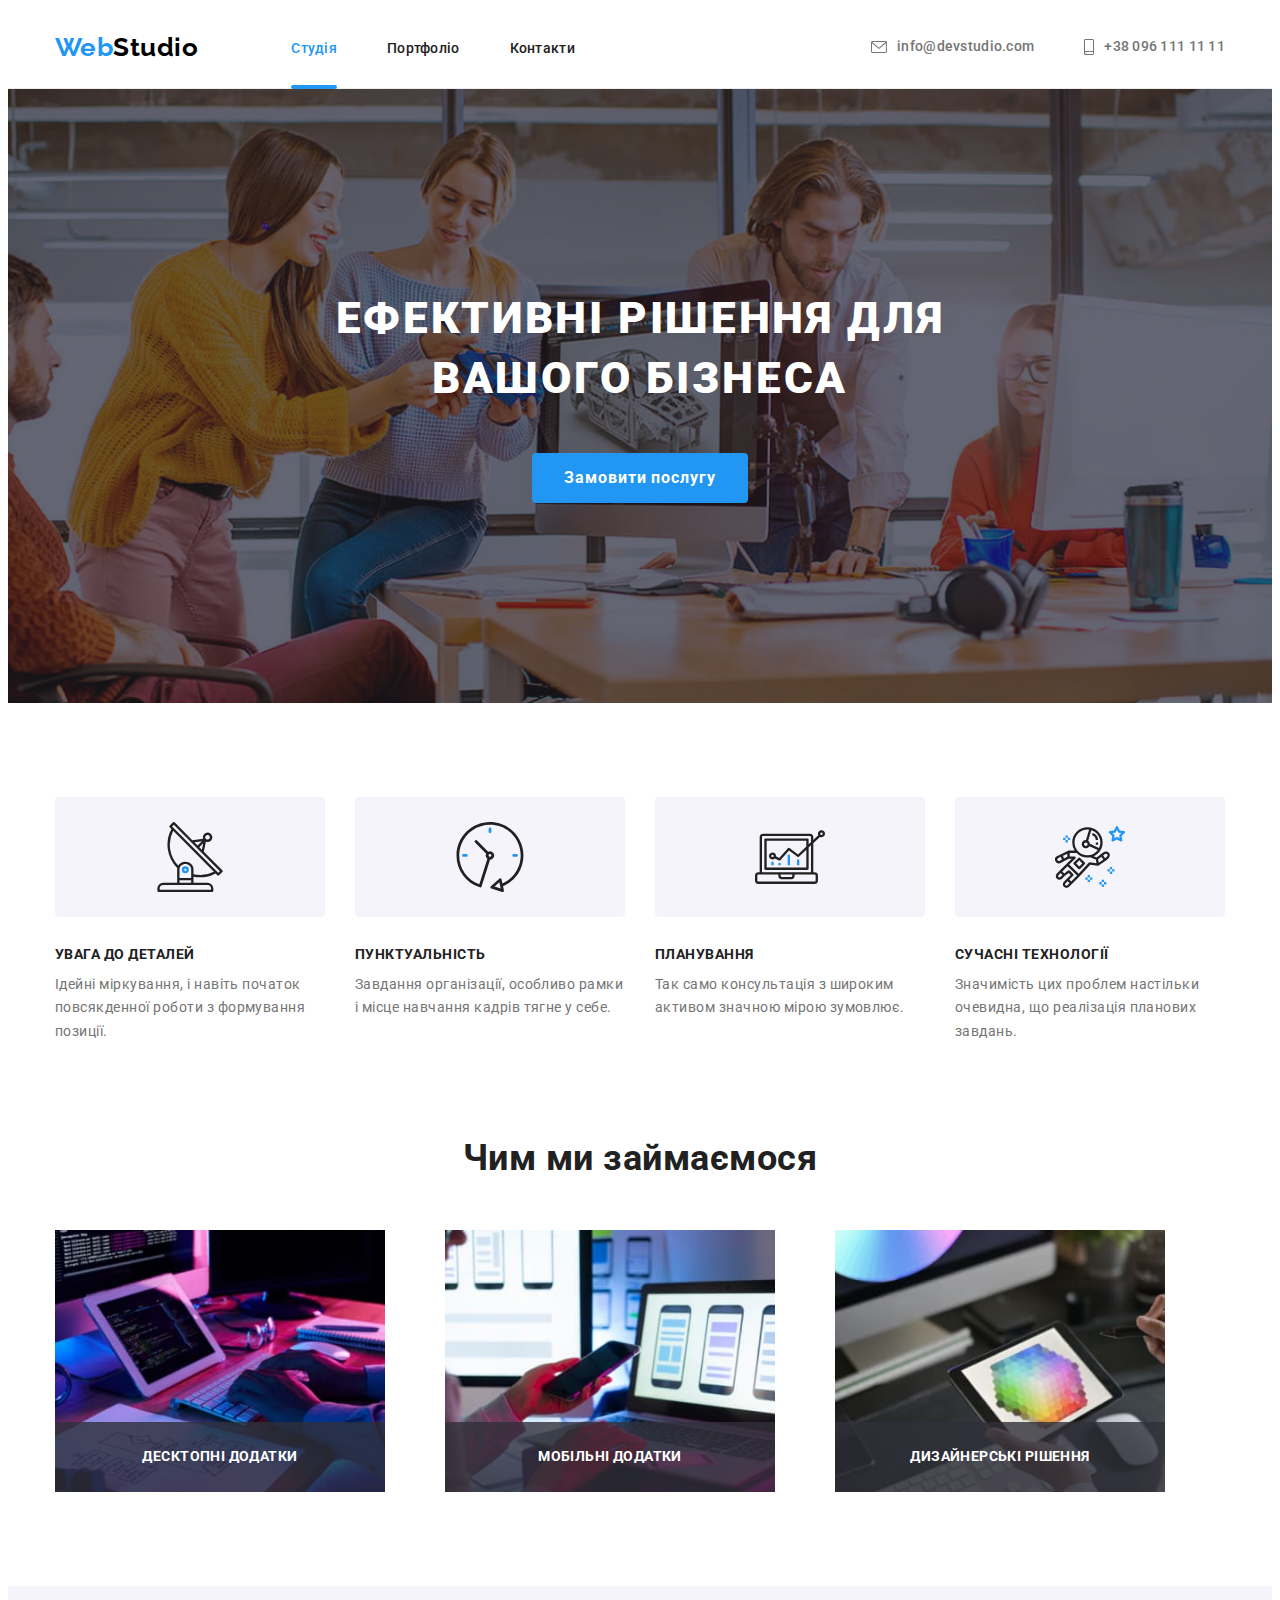
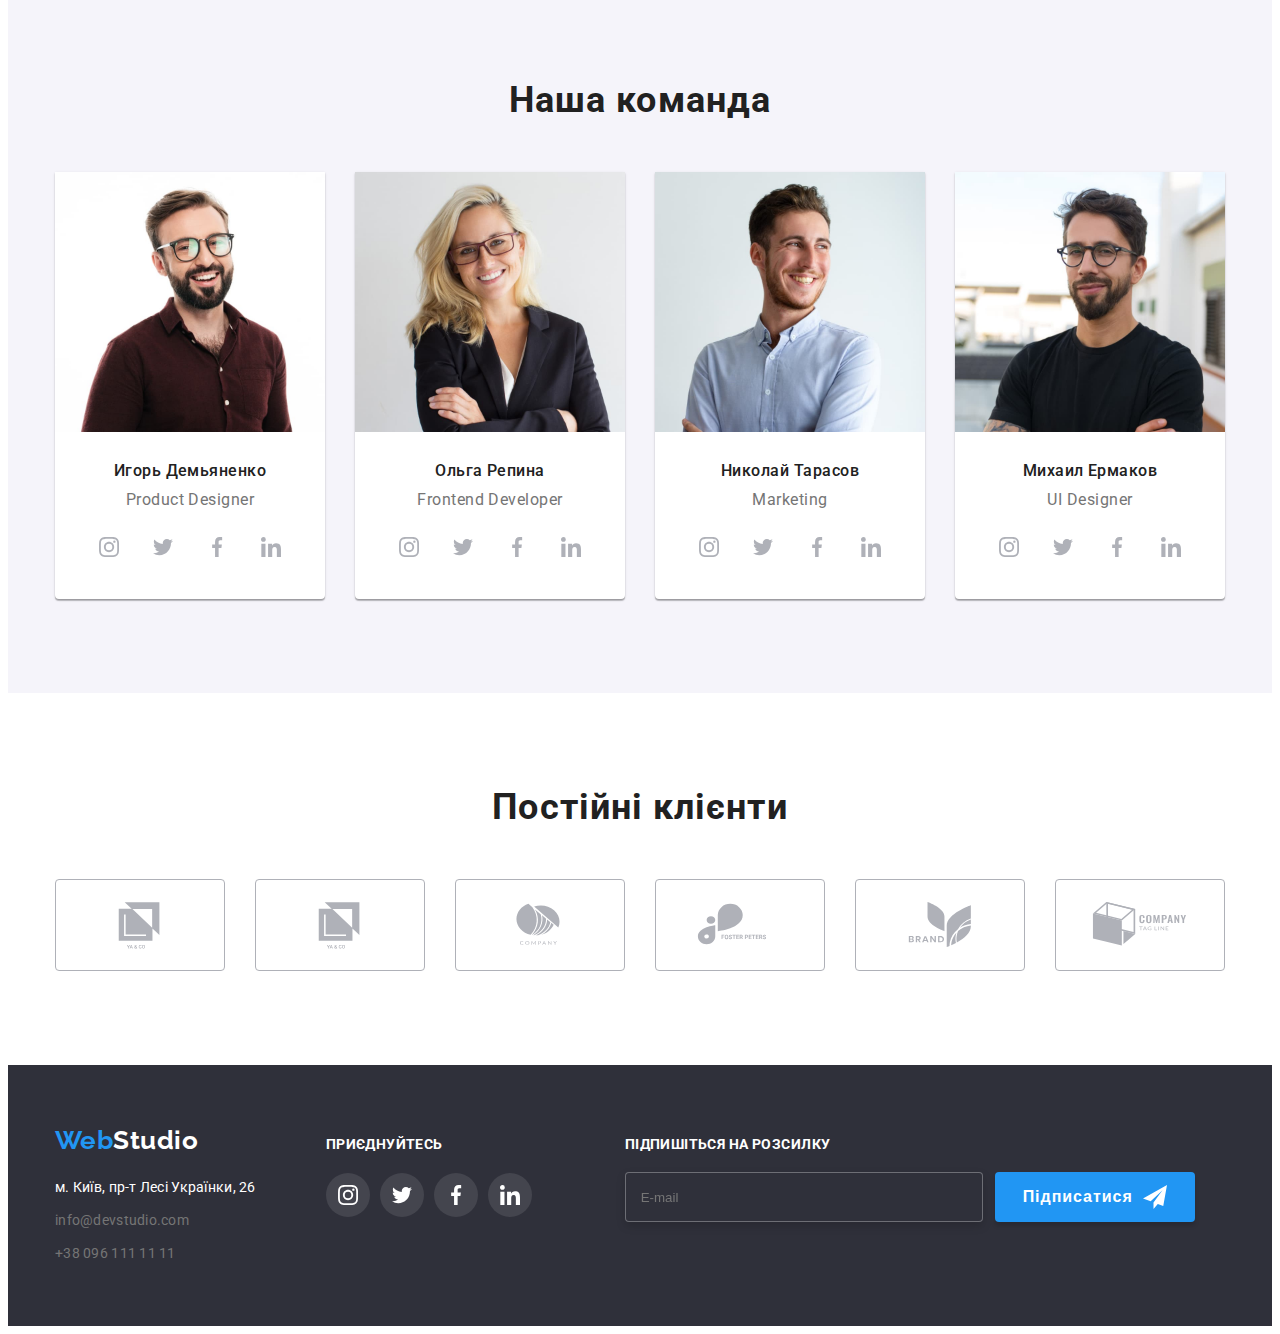
<file: index.html>
<!DOCTYPE html>
<html lang="uk">
<head>
    <meta charset="UTF-8">
    <meta http-equiv="X-UA-Compatible" content="IE=edge">
    <meta name="viewport" content="width=device-width, initial-scale=1.0">
    <title>WebStudio</title>
    <link rel="preconnect" href="https://fonts.googleapis.com">
    <link rel="preconnect" href="https://fonts.gstatic.com" crossorigin>
    <link href="https://fonts.googleapis.com/css2?family=Raleway:wght@700&family=Roboto:wght@400;500;700;900&display=swap" rel="stylesheet">
    <link
            rel="stylesheet"
            href="https://cdnjs.cloudflare.com/ajax/libs/modern-normalize/1.1.0/modern-normalize.min.css"
            integrity="sha512-wpPYUAdjBVSE4KJnH1VR1HeZfpl1ub8YT/NKx4PuQ5NmX2tKuGu6U/JRp5y+Y8XG2tV+wKQpNHVUX03MfMFn9Q=="
            crossorigin="anonymous"
            referrerpolicy="no-referrer"
        />
    <link rel="stylesheet" href="./css/styles.css">
</head>
<body>
    <header class="header">
        <div class="container header-container">
            <nav class="header-container">
                <a class="link header-logo" href="./index.html"> <span class="logo logo-font">Web</span><span class="logo1 logo-font">Studio</span></a>
                <ul class="list header-list">
                    <li><a class="navigation-header current link" href="./index.html">Студія</a></li>
                    <li><a class="navigation-header link" href="./portfolio.html">Портфоліо</a></li>
                    <li><a class="navigation-header link" href="">Контакти</a></li>
    
                </ul> 
            </nav>
            <ul class="list header-connect ">
                <li class="navigation-header">
                    

                        
                    <a class="navigation contact-color footer-img-a footer-img link" href="mailto:info@devstudio.com"><svg class="navigation-header-img" width="16" height="12">
                        <use class="" href="./img/lessons4/symbol-defs.svg#icon-envelope-hover-2"></use>
                        </svg>info@devstudio.com</a>
                    
                </li>
                
                <li class="navigation-header">
                    
                    <a class="navigation contact-color footer-img-a  link" href="tel:+380961111111"><svg class="navigation-header-img" width="10" height="16">
                        <use href="./img/lessons4/symbol-defs.svg#icon-smartphone-1"></use>
                        </svg>+38 096 111 11 11</a>
                
                </li>
            </ul>
        </div>
        
    </header>

    <main>
        <section class="hero">
            <div class="container">
                <h1 class="hero-title hero-text">ЕФЕКТИВНІ РІШЕННЯ ДЛЯ ВАШОГО БІЗНЕСА</h1>
                <button class="hero-title-btn" type="button" data-modal-open>Замовити послугу</button> 
            </div>   
        </section>

        <section class="section-benefits">
            <div class="container">
                <ul class="list container-benefits benefits-title ">
                    <li>
                        <div class="benefits-img">                        
                                <svg width="70" height="70">
                                <use href="./img/lessons4/symbol-defs.svg#icon-antenna-1"></use>
                                </svg>   
                        </div>
                        <h3 class="section-name">УВАГА ДО ДЕТАЛЕЙ</h3>
                        <p class="section-title">Ідейні міркування, і навіть початок повсякденної роботи з формування позиції.</p>
                        
                    </li>
                    <li>
                        <div class="benefits-img">
                            <svg  width="70" height="70">
                            <use href="./img/lessons4/symbol-defs.svg#icon-clock-1"></use>
                            </svg>
                        </div>
                        <h3 class="section-name">ПУНКТУАЛЬНІСТЬ</h3>
                        <p class="section-title">Завдання організації, особливо рамки і місце навчання кадрів тягне у себе.</p>  
                    </li>
                    <li>
                        <div class="benefits-img">
                            
                                <svg  width="70" height="70">
                                <use href="./img/lessons4/symbol-defs.svg#icon-diagram-1"></use>
                                </svg>
                            
                        </div>
                        <h3 class="section-name">ПЛАНУВАННЯ</h3>
                        <p class="section-title">Так само консультація з широким активом значною мірою зумовлює.</p>
                    </li>
                    <li>
                        <div class="benefits-img">
                            <svg width="70" height="70">
                            <use href="./img/lessons4/symbol-defs.svg#icon-astronaut-1"></use>
                            </svg>
                        
                    </div>
                        <h3 class="section-name">СУЧАСНІ ТЕХНОЛОГІЇ</h3>
                        <p class="section-title">Значимість цих проблем настільки очевидна, що реалізація планових завдань.</p>
                    </li>
                </ul>
            </div>
        </section>
        <section class="section-doing-title">
            <div class="container">
                
                <h2 class="section-doing">Чим ми займаємося</h2>
            
                <ul class="list section-doing-picture">
                    <li class="section-doing-text-title section-doing-picture"><img src="./img/what-are-we-doing1.jpg" alt="What are we doing" width="370">
                    <p class="section-doing-text">Десктопні додатки</p>
                    </li>
                    <li class="section-doing-text-title section-doing-picture"><img src="./img/what-are-we-doing2.jpg" alt="What are we doing" width="370">
                    <p class="section-doing-text">Мобільні додатки</p></li>
                    <li class="section-doing-text-title section-doing-picture"><img src="./img/what-are-we-doing3.jpg" alt="What are we doing" width="370">
                    <p class="section-doing-text">Дизайнерські рішення</p></li>
                </ul>
            </div>  
        </section>

        <section class="section section-background">
            <div class="container container-team">
                <h2 class="section-team-title">Наша команда</h2>
                <ul class="list section-corporate">
                    <li class="section-corporate-team"> <img src="./img/Product-Designer.jpg" alt="Product Designer" width="270">
                    <h3 class="section-team">Игорь Демьяненко</h3> <p class="section-title description">Product Designer</p>
                    <ul class="team-social">
                        <li class="team-social-item list">
                            <a href="" class="team-social-list">
                                <svg class="team-social-icon" width="20" height="20">
                                <use href="./img/lessons4/symbol-defs.svg#icon-instagram-2"></use>
                                </svg>
                            </a></li>
                            <li class="team-social-item list">
                                <a href="" class="team-social-list">
                                    <svg class="team-social-icon" width="20" height="20">
                                    <use href="./img/lessons4/symbol-defs.svg#icon-twitter-1"></use>
                                    </svg>
                                </a></li>
                                <li class="team-social-item list">
                                    <a href="" class="team-social-list">
                                        <svg class="team-social-icon" width="20" height="20">
                                        <use href="./img/lessons4/symbol-defs.svg#icon-facebook-1"></use>
                                        </svg>
                                    </a></li>
                                    <li class="team-social-item list">
                                        <a href="" class="team-social-list">
                                            <svg class="team-social-icon" width="20" height="20">
                                            <use href="./img/lessons4/symbol-defs.svg#icon-linkedin-1"></use>
                                            </svg>
                                        </a></li>
                    </ul> </li>
                    <li class="section-corporate-team"><img src="./img/Frontend-Developer.jpg" alt="Frontend Developer" width="270">
                    <h3 class="section-team">Ольга Репина</h3> <p class="section-title description">Frontend Developer</p>
                    <ul class="team-social">
                        <li class="team-social-item list">
                            <a href="" class="team-social-list">
                                <svg class="team-social-icon" width="20" height="20">
                                <use href="./img/lessons4/symbol-defs.svg#icon-instagram-2"></use>
                                </svg>
                            </a></li>
                            <li class="team-social-item list">
                                <a href="" class="team-social-list">
                                    <svg class="team-social-icon" width="20" height="20">
                                    <use href="./img/lessons4/symbol-defs.svg#icon-twitter-1"></use>
                                    </svg>
                                </a></li>
                                <li class="team-social-item list">
                                    <a href="" class="team-social-list">
                                        <svg class="team-social-icon" width="20" height="20">
                                        <use href="./img/lessons4/symbol-defs.svg#icon-facebook-1"></use>
                                        </svg>
                                    </a></li>
                                    <li class="team-social-item list">
                                        <a href="" class="team-social-list">
                                            <svg class="team-social-icon" width="20" height="20">
                                            <use href="./img/lessons4/symbol-defs.svg#icon-linkedin-1"></use>
                                            </svg>
                                        </a></li>
                    </ul></li>
                    <li class="section-corporate-team"><img src="./img/Marketing.jpg" alt="Marketing" width="270">
                    <h3 class="section-team">Николай Тарасов</h3> <p class="section-title description">Marketing</p>
                    <ul class="team-social">
                        <li class="team-social-item list">
                            <a href="" class="team-social-list">
                                <svg class="team-social-icon" width="20" height="20">
                                <use href="./img/lessons4/symbol-defs.svg#icon-instagram-2"></use>
                                </svg>
                            </a></li>
                            <li class="team-social-item list">
                                <a href="" class="team-social-list">
                                    <svg class="team-social-icon" width="20" height="20">
                                    <use href="./img/lessons4/symbol-defs.svg#icon-twitter-1"></use>
                                    </svg>
                                </a></li>
                                <li class="team-social-item list">
                                    <a href="" class="team-social-list">
                                        <svg class="team-social-icon" width="20" height="20">
                                        <use href="./img/lessons4/symbol-defs.svg#icon-facebook-1"></use>
                                        </svg>
                                    </a></li>
                                    <li class="team-social-item list">
                                        <a href="" class="team-social-list">
                                            <svg class="team-social-icon" width="20" height="20">
                                            <use href="./img/lessons4/symbol-defs.svg#icon-linkedin-1"></use>
                                            </svg>
                                        </a></li>
                    </ul></li>
                    <li class="section-corporate-team"><img src="./img/UI-Designer.jpg" alt="UI Designer" width="270">
                    <h3 class="section-team">Михаил Ермаков</h3> <p class="section-title description">UI Designer</p>
                    <ul class="team-social">
                        <li class="team-social-item list">
                            <a href="" class="team-social-list">
                                <svg class="team-social-icon" width="20" height="20">
                                <use href="./img/lessons4/symbol-defs.svg#icon-instagram-2"></use>
                                </svg>
                            </a></li>
                            <li class="team-social-item list">
                                <a href="" class="team-social-list">
                                    <svg class="team-social-icon" width="20" height="20">
                                    <use href="./img/lessons4/symbol-defs.svg#icon-twitter-1"></use>
                                    </svg>
                                </a></li>
                                <li class="team-social-item list">
                                    <a href="" class="team-social-list">
                                        <svg class="team-social-icon" width="20" height="20">
                                        <use href="./img/lessons4/symbol-defs.svg#icon-facebook-1"></use>
                                        </svg>
                                    </a></li>
                                    <li class="team-social-item list">
                                        <a href="" class="team-social-list">
                                            <svg class="team-social-icon" width="20" height="20">
                                            <use href="./img/lessons4/symbol-defs.svg#icon-linkedin-1"></use>
                                            </svg>
                                        </a></li>
                    </ul></li>
                </ul>
            </div>   
        </section>

        <section class="section-clients">
            
            <div class="container">
                <h2 class="client-title">Постійні клієнти</h2>
            <ul class="client-post-title">
                <li class="client-item list">
                    <a href="" class="client-img" >
                        <svg class="client-icon" width="106" height="60">
                        <use href="./img/lessons4/symbol-defs.svg#icon-Logo"></use>
                        </svg>
                    </a></li>
                    <li class="client-item list">
                        <a href="" class="client-img">
                            <svg class="client-icon" width="106" height="60">
                            <use href="./img/lessons4/symbol-defs.svg#icon-Logo"></use>
                            </svg>
                    </a></li>
                <li class="client-item list">
                    <a href="" class="client-img">
                        <svg class="client-icon" width="106" height="60">
                        <use href="./img/lessons4/symbol-defs.svg#icon-Logo-2"></use>
                        </svg>
                    </a></li>
                <li class="client-item list">
                    <a href="" class="client-img">
                        <svg class="client-icon" width="106" height="60">
                        <use href="./img/lessons4/symbol-defs.svg#icon-Logo-3"></use>
                        </svg>
                    </a></li>  
                <li class="client-item list">
                    <a href="" class="client-img">
                        <svg class="client-icon" width="106" height="60">
                        <use href="./img/lessons4/symbol-defs.svg#icon-Logo-4"></use>
                        </svg>
                    </a></li>
                <li class="client-item list">
                    <a href="" class="client-img">
                        <svg class="client-icon" width="106" height="60">
                        <use href="./img/lessons4/symbol-defs.svg#icon-Logo-5"></use>
                        </svg>
                    </a></li>        
        </ul>
    </div>
        </section>
    </main>
    <footer class="footer">
        <div class="container footer-container">
            <div class="footer-section">
            <div class="footer-logo">
            <a class="link footer-logo" href="index.html"> <span class="logo logo-font">Web</span><span class="logo2 logo-font">Studio</span></a>
            </div>

            <address class="footer-address">
                <ul class="list footer-contacts">
                    
                    <li class="footer-contact"> <a class="navigation footer-address-font navigation-address link" href="https://goo.gl/maps/xgKNqcMdcs3EZ4Po8" target="_blank" rel="noopener noreferrer">м. Київ, пр-т Лесі Українки, 26</a></li>
                    <li class="footer-contact"><a class="navigation contact-color footer-address-font link" href="mailto:info@devstudio.com">info@devstudio.com</a></li>
                    <li class="footer-contact"><a class="navigation contact-color footer-address-font link" href="tel:+380961111111">+38 096 111 11 11</a></li>
                </ul> 
            </address>
        </div>
        
        

        <div class="join-up"><h2 class="join-up-title">приєднуйтесь</h2>
        <ul class="join-up-list  ">
            <li class="team-social-item list">
                <a href="" class="join-up-list-social">
                    <svg class="join-up-icon" width="20" height="20">
                    <use href="./img/lessons4/symbol-defs.svg#icon-instagram-2"></use>
                    </svg>
                </a></li>
                <li class="team-social-item list">
                    <a href="" class="join-up-list-social">
                        <svg class="join-up-icon" width="20" height="20">
                        <use href="./img/lessons4/symbol-defs.svg#icon-twitter-1"></use>
                        </svg>
                    </a></li>
                    <li class="team-social-item list">
                        <a href="" class="join-up-list-social">
                            <svg class="join-up-icon" width="20" height="20">
                            <use href="./img/lessons4/symbol-defs.svg#icon-facebook-1"></use>
                            </svg>
                        </a></li>
                        <li class="team-social-item list">
                            <a href="" class="join-up-list-social">
                                <svg class="join-up-icon" width="20" height="20">
                                <use href="./img/lessons4/symbol-defs.svg#icon-linkedin-1"></use>
                                </svg>
                            </a></li>
        </ul>
    </div>


    <form class="subscribe">

        <p class="subscribe-title">Підпишіться на розсилку</p>

        <div class="subscribe-form">
        <label for="e-mail" class="subscribe-title"></label>
        <input class="subscribe-input" type="email" name="e-mail" placeholder="E-mail" id="e-mail">

        <button class="subscribe-btn" type="submit">
            Підписатися
            <svg class="footertelegramm" width="24px" height="24px">
                <use href="./img/lessons4/symbol-defs.svg#icon-icon-send"></use>
            </svg>
        </button>
        </div>
    
    </form>
    </div>
    </footer>


    <div class="backdrob is-hidden" data-modal>
        <div class="modal">
            <p class="modal-title">Залиште свої дані, ми вам передзвонимо</p>
            <form class="modal-form">
                <div class="modal-field">
                    <label for="user-name" class="modal-title-text">Ім'я</label>
                    <div class="input-wrap">
                        <input type="text" class="modal-input" name="user-name" id="user-name" placeholder="Петров Андрій" required>
                        <svg class="input-icon" width="18" height="18">
                        <use href="./img/lessons4/symbol-defs.svg#icon-person-black-18dp-1"></use>
                        </svg>
                    </div>          
                </div>
                <div class="modal-field">
                    <label for="user-tel" class="modal-title-text">Телефон</label>
                    <div class="input-wrap">
                        <input type="tel" class="modal-input" name="user-tel" id="user-tel" placeholder="+38 011 111 11 11" required>
                        <svg class="input-icon" width="18" height="18">
                        <use href="./img/lessons4/symbol-defs.svg#icon-phone-black-18dp-1"></use>
                        </svg>
                    </div> 
                </div>
                <div class="modal-field">
                    <label for="user-email" class="modal-title-text">Пошта</label>
                    <div class="input-wrap">
                        <input type="email" class="modal-input" name="user-email" id="user-email" placeholder="user@mail.com" required>
                        <svg class="input-icon" width="18" height="18">
                        <use href="./img/lessons4/symbol-defs.svg#icon-email-black-18dp-1"></use>
                        </svg>
                    </div>
                </div>
                <div class="modal-field-textarea">
                    <label for="user-text" class="modal-title-text">Коментар</label>
                    <textarea name="user-text" class="modal-text modal-input" id="user-text" placeholder="Введіть текст" ></textarea>  
                </div>

                <div>
                    
                    <input type="checkbox" name="rules" id="rules" class="modal-check visually-hidden" value="true"/>
                    <label for="rules" class="rules-text">
                        <span>
                            <svg class="check-icon " width="11" height="8">
                                <use href="./img/lessons4/symbol-defs.svg#icon-Vector-3"></use>
                            </svg>
                        </span>  
                        Погоджуюся з розсилкою та приймаю
                        <a class="rules-link" href="">Умови договору</a> 
                    </label>
                
                </div>
                <button type="submit" class="modal-title-btn">Відправити</button>
            </form>
            
            <button type="button" class="modal-button" data-modal-close>
                
                <svg class="modal-icon" width="11" height="11">
                <use  href="./img/lessons4/symbol-defs.svg#icon-cross"></use>
                </svg></button>
        </div>
    
    </div>
    
    <script src="./js/modal.js"></script>
</body>
</html>
</file>
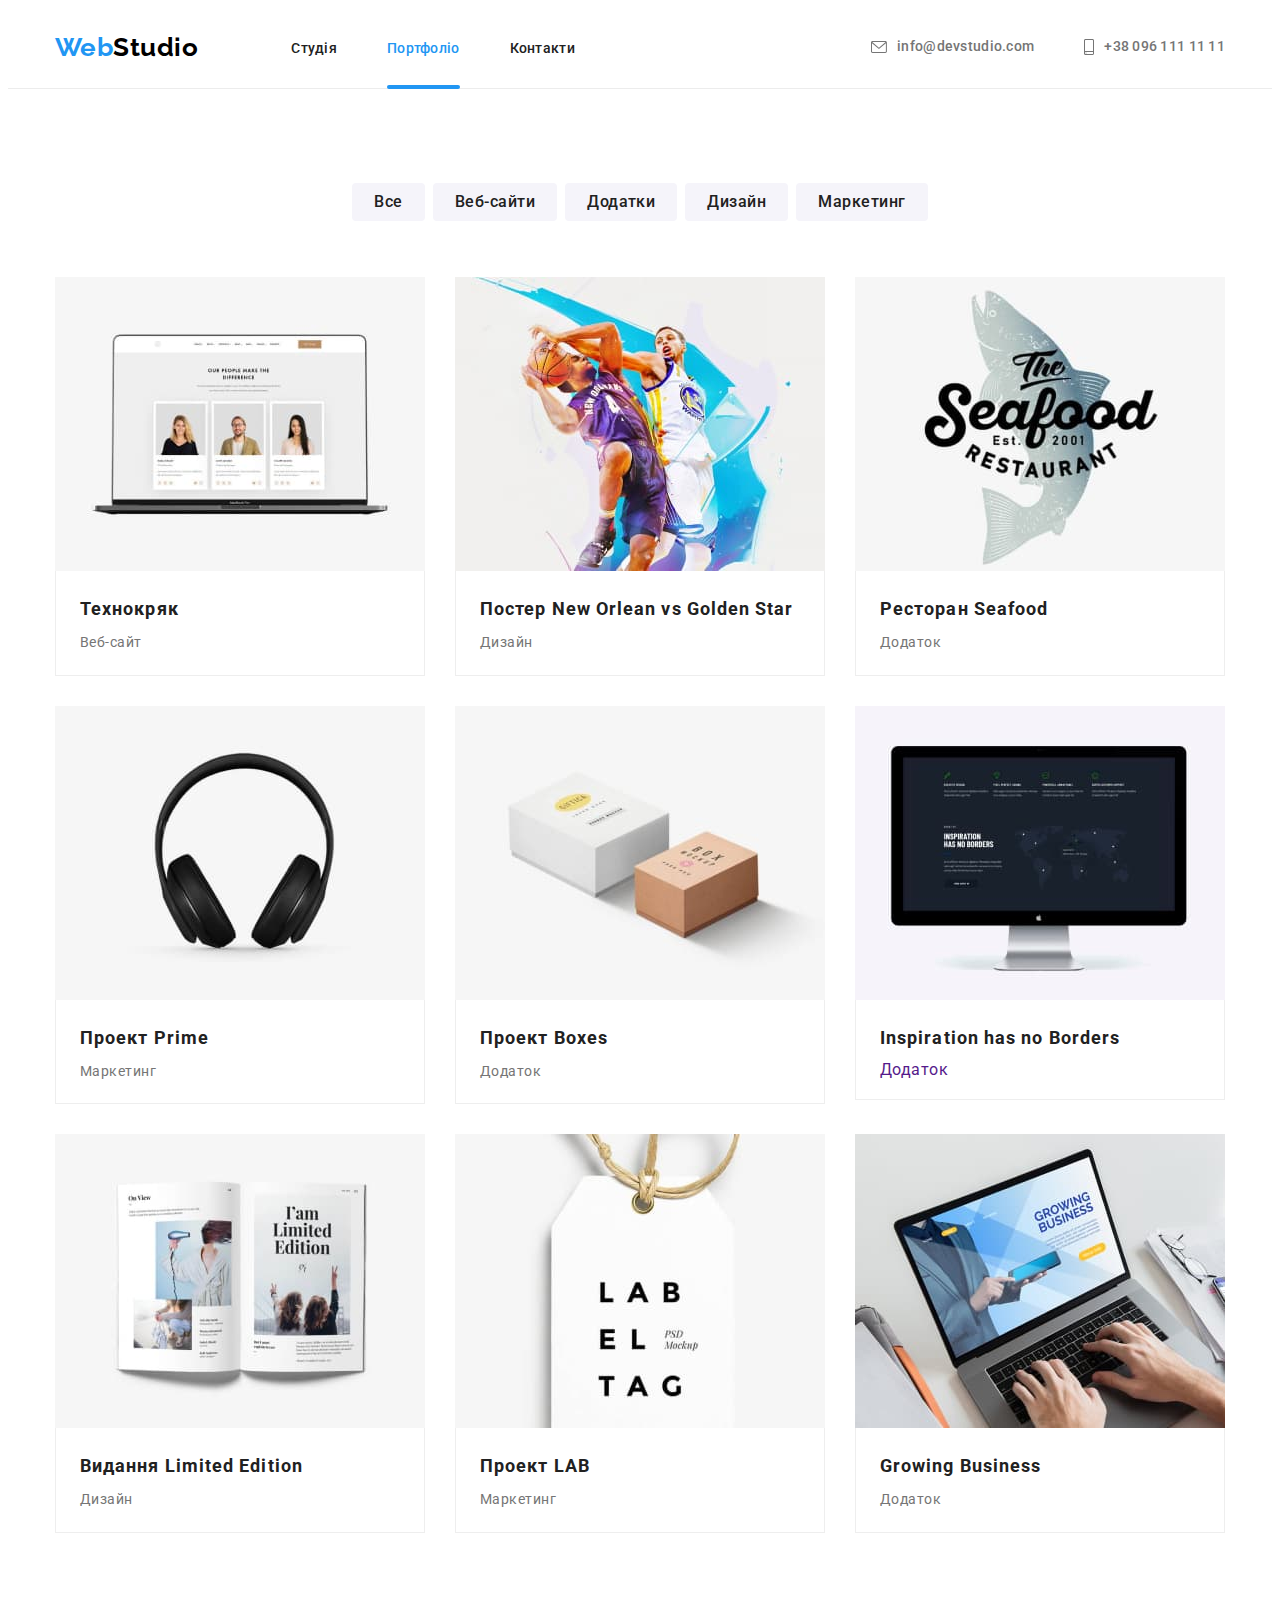
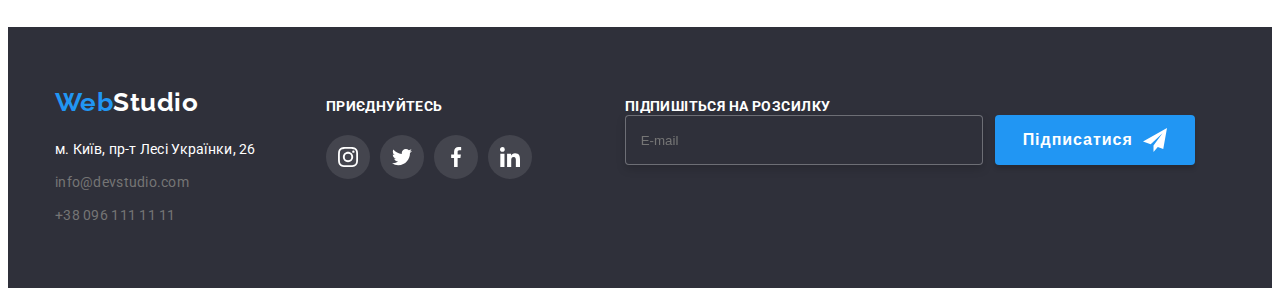
<file: portfolio.html>
<!DOCTYPE html>
<html lang="uk">
<head>
    <meta charset="UTF-8">
    <meta http-equiv="X-UA-Compatible" content="IE=edge">
    <meta name="viewport" content="width=device-width, initial-scale=1.0">
    <title>Portfolio</title>
    <link rel="preconnect" href="https://fonts.googleapis.com">
    <link rel="preconnect" href="https://fonts.gstatic.com" crossorigin>
    <link href="https://fonts.googleapis.com/css2?family=Raleway:wght@700&family=Roboto:wght@400;500;700;900&display=swap" rel="stylesheet">
    <link
            rel="stylesheet"
            href="https://cdnjs.cloudflare.com/ajax/libs/modern-normalize/1.1.0/modern-normalize.min.css"
            integrity="sha512-wpPYUAdjBVSE4KJnH1VR1HeZfpl1ub8YT/NKx4PuQ5NmX2tKuGu6U/JRp5y+Y8XG2tV+wKQpNHVUX03MfMFn9Q=="
            crossorigin="anonymous"
            referrerpolicy="no-referrer"
        />
    <link rel="stylesheet" href="./css/styles.css">
    
</head>
<body>
    <header class="header">
        <div class="container header-container">
            <nav class="header-container">
                <a class="link header-logo" href="./index.html"> <span class="logo logo-font">Web</span><span class="logo1 logo-font">Studio</span></a>
                <ul class="list header-list">
                    <li><a class="navigation-header link" href="./index.html">Студія</a></li>
                    <li><a class="navigation-header current link" href="./portfolio.html">Портфоліо</a></li>
                    <li><a class="navigation-header link" href="">Контакти</a></li>
    
                </ul> 
            </nav>
            <ul class="list header-connect ">
                <li class="navigation-header">
                    

                        
                    <a class="navigation contact-color footer-img-a footer-img link" href="mailto:info@devstudio.com"><svg class="navigation-header-img" width="16" height="12">
                        <use class="" href="./img/lessons4/symbol-defs.svg#icon-envelope-hover-2"></use>
                        </svg>info@devstudio.com</a>
                    
                </li>
                
                <li class="navigation-header">
                    
                    <a class="navigation contact-color footer-img-a  link" href="tel:+380961111111"><svg class="navigation-header-img" width="10" height="16">
                        <use href="./img/lessons4/symbol-defs.svg#icon-smartphone-1"></use>
                        </svg>+38 096 111 11 11</a>
                
                </li>
            </ul>
        </div>
        
    </header>

    <main>
    <section class="section-portfolios">
        <div class="container">
            <h2 class="visually-hidden">Кнопки портфоліо</h2>

    <ul class="list button-portfolio">
        <li><button class="button-secondary portfolio-item" type="button">Все</button></li>
        <li><button class="button-secondary portfolio-item" type="button">Веб-сайти</button></li>
        <li><button class="button-secondary portfolio-item" type="button">Додатки</button></li>
        <li><button class="button-secondary portfolio-item" type="button">Дизайн</button></li>
        <li><button class="button-secondary portfolio-item" type="button">Маркетинг</button></li>
    </ul>

    <h2 class="visually-hidden">Роботи</h2>
    <ul class="list work-portfolio">

        <li>
            <a class="link work-portfolio-text-position" href="">
            <div class="work-portfolio-card work-portfolio-text-wrap" >
            <img src="./img/lessons2/web-site.jpg" alt="web-site" width="370">
            <p class="work-portfolio-text">Ресурс пропонує комплексні пропозиції з 
                різним рівнем функціоналу та сервісів. Все це дозволить відвідувачу 
                отримати вичерпні відомості про компанію чи приватну особу ексні пропозиції з 
                різним рівнем функціоналу та сервісів. Все це дозволить відвідувачу 
                отримати вичерпні відомості про компанію чи приватну особу.</p></div>
            <div class="portfolio-card"><h3 class="list section-portfolio">Технокряк</h3>
            <p class="section-title-portfolio">Веб-сайт</p></div>
            </a>
        </li>

        <li>
            <a class="work-portfolio-text-position link" href="">
            <div class="work-portfolio-card work-portfolio-text-wrap">
            <img src="./img/lessons2/new-orlean-vs-golden-star.jpg" alt="game_layout_design" width="370">
            <p class="work-portfolio-text">Ресурс пропонує комплексні пропозиції з 
                різним рівнем функціоналу та сервісів. Все це дозволить відвідувачу 
                отримати вичерпні відомості про компанію чи приватну особу.</p></div>
            <div class="portfolio-card"><h3 class="list section-portfolio">Постер New Orlean vs Golden Star</h3>
            <p class="section-title-portfolio">Дизайн</p></div>
            </a>
        </li>

        <li>
            <a class="work-portfolio-text-position link" href="">
            <div class="work-portfolio-card work-portfolio-text-wrap">
            <img src="./img/lessons2/restoraunt_Seafood.jpg" alt="addition_restoraunt_Seafood" width="370">
            <p class="work-portfolio-text">Ресурс пропонує комплексні пропозиції з 
                різним рівнем функціоналу та сервісів. Все це дозволить відвідувачу 
                отримати вичерпні відомості про компанію чи приватну особу. рс пропонує комплексні пропозиції з 
                різним рівнем функціоналу та сервісів. Все це дозволить відвідувачу 
                отримати вичерпні відомості про компанію чи приватну особу ексні пропозиції з 
                різним рівнем функціоналу та сервісів. Все це дозволить відвідувачу 
                отримати вичерпні відомості про компанію чи</p></div>
            <div class="portfolio-card"><h3 class="list section-portfolio">Ресторан Seafood</h3>
            <p class="section-title-portfolio">Додаток</p></div>
            </a>
        </li>

        <li>
            <a class="link work-portfolio-text-position" href="">
            <div class="work-portfolio-card work-portfolio-text-wrap">
            <img src="./img/lessons2/prime.jpg" alt="marketing_project_prime" width="370">
            <p class="work-portfolio-text">Ресурс пропонує комплексні пропозиції з 
                різним рівнем функціоналу та сервісів. Все це дозволить відвідувачу 
                отримати вичерпні відомості про компанію чи приватну особу.</p></div>
            <div class="portfolio-card"><h3 class="list section-portfolio">Проект Prime</h3>
            <p class="section-title-portfolio">Маркетинг</p></div>
            </a>
        </li>

        <li>
            <a class="link work-portfolio-text-position" href="">
            <div class="work-portfolio-card work-portfolio-text-wrap">
            <img src="./img/lessons2/boxes.jpg" alt="addition_project_boxes" width="370">
            <p class="work-portfolio-text">Ресурс пропонує комплексні пропозиції з 
                різним рівнем функціоналу та сервісів. Все це дозволить відвідувачу 
                отримати вичерпні відомості про компанію чи приватну особу.</p></div>
            <div class="portfolio-card"><h3 class="list section-portfolio">Проект Boxes</h3>
            <p class="section-title-portfolio">Додаток</p></div>
            </a>
        </li>

        <li>
            <a class="link work-portfolio-text-position" href="">
            <div class="work-portfolio-card work-portfolio-text-wrap">
            <img src="./img/lessons2/Inspiration-has-no-Borders.jpg" alt="Inspiration has no Borders" width="370">
            <p class="work-portfolio-text">Ресурс пропонує комплексні пропозиції з 
                різним рівнем функціоналу та сервісів. Все це дозволить відвідувачу 
                отримати вичерпні відомості про компанію чи приватну особу.</p></div>
            <div class="portfolio-card"><h3 class="list section-portfolio">Inspiration has no Borders</h3>
            <p class="ssection-title-portfolio">Додаток</p></div>  
            </a>
        </li>

        <li>
            <a class="link work-portfolio-text-position" href="">
            <div class="work-portfolio-card work-portfolio-text-wrap">
            <img src="./img/lessons2/Limited-Edition.jpg" alt="design_book_Limited Edition" width="370">
            <p class="work-portfolio-text">Ресурс пропонує комплексні пропозиції з 
                різним рівнем функціоналу та сервісів. Все це дозволить відвідувачу 
                отримати вичерпні відомості про компанію чи приватну особу.</p></div>
            <div class="portfolio-card"><h3 class="list section-portfolio">Видання Limited Edition</h3>
            <p class="section-title-portfolio">Дизайн</p></div> 
            </a>
        </li>

        <li>
            <a class="link work-portfolio-text-position" href="">
            <div class="work-portfolio-card work-portfolio-text-wrap">
            <img src="./img/lessons2/lab.jpg" alt="project_lab" width="370">
            <p class="work-portfolio-text">Ресурс пропонує комплексні пропозиції з 
                різним рівнем функціоналу та сервісів. Все це дозволить відвідувачу 
                отримати вичерпні відомості про компанію чи приватну особу.</p></div>
            <div class="portfolio-card"><h3 class="list section-portfolio">Проект LAB</h3>
            <p class="section-title-portfolio">Маркетинг</p></div>  
            </a>
        </li>

        <li>
            <a class="link work-portfolio-text-position" href="">
            <div class="work-portfolio-card work-portfolio-text-wrap">
            <img src="./img/lessons2/Growing-Business.jpg" alt="addition_Growing_Business" width="370">
            <p class="work-portfolio-text">Ресурс пропонує комплексні пропозиції з 
                різним рівнем функціоналу та сервісів. Все це дозволить відвідувачу 
                отримати вичерпні відомості про компанію чи приватну особу.</p></div>
            <div class="portfolio-card"><h3 class="list section-portfolio">Growing Business</h3>
            <p class="section-title-portfolio">Додаток</p></div>  
            </a> 
        </li>
    </ul>

        </div>
    
</section>

    </main>

    <footer class="footer">
        <div class="container footer-container">
            <section class="footer-section">
            <div class="footer-logo">
            <a class="link footer-logo" href="index.html"> <span class="logo logo-font">Web</span><span class="logo2 logo-font">Studio</span></a>
            </div>

            <address class="footer-address">
                <ul class="list footer-contacts">
                    
                    <li class="footer-contact"> <a class="navigation footer-address-font navigation-address link" href="https://goo.gl/maps/xgKNqcMdcs3EZ4Po8" target="_blank" rel="noopener noreferrer">м. Київ, пр-т Лесі Українки, 26</a></li>
                    <li class="footer-contact"><a class="navigation contact-color footer-address-font link" href="mailto:info@devstudio.com">info@devstudio.com</a></li>
                    <li class="footer-contact"><a class="navigation contact-color footer-address-font link" href="tel:+380961111111">+38 096 111 11 11</a></li>
                </ul> 
            </address>
        </section>
        

        <div class="join-up"><h2 class="join-up-title">приєднуйтесь</h2>
            <ul class="join-up-list  ">
                <li class="team-social-item list">
                    <a href="" class="join-up-list-social">
                        <svg class="join-up-icon" width="20" height="20">
                        <use href="./img/lessons4/symbol-defs.svg#icon-instagram-2"></use>
                        </svg>
                    </a></li>
                    <li class="team-social-item list">
                        <a href="" class="join-up-list-social">
                            <svg class="join-up-icon" width="20" height="20">
                            <use href="./img/lessons4/symbol-defs.svg#icon-twitter-1"></use>
                            </svg>
                        </a></li>
                        <li class="team-social-item list">
                            <a href="" class="join-up-list-social">
                                <svg class="join-up-icon" width="20" height="20">
                                <use href="./img/lessons4/symbol-defs.svg#icon-facebook-1"></use>
                                </svg>
                            </a></li>
                            <li class="team-social-item list">
                                <a href="" class="join-up-list-social">
                                    <svg class="join-up-icon" width="20" height="20">
                                    <use href="./img/lessons4/symbol-defs.svg#icon-linkedin-1"></use>
                                    </svg>
                                </a></li>
            </ul>
        </div>

        <form class="subscribe">

            <b class="subscribe-title">Підпишіться на розсилку</b>
    
            <div class="subscribe-form">
            <label for="e-mail" class="subscribe-title"></label>
            <input class="subscribe-input" type="email" name="e-mail" placeholder="E-mail" id="e-mail">
    
            <button class="subscribe-btn" type="submit">
                Підписатися
                <svg class="footertelegramm" width="24px" height="24px">
                    <use href="./img/lessons4/symbol-defs.svg#icon-icon-send"></use>
                </svg>
            </button>
            </div>
        </form>
        
        </div>
    </footer>


</body>
</html>
</file>
<file: css/styles.css>
/* КОЛІР РСНОВНОГО ТЕКСТУ #212121 */
/* ДРУГОРЯДНИЙ КОЛІР ТЕКСТУ #757575 */

*{  
    box-sizing: border-box;
}

p, h1, h2, h3, h4, h5, h6 { 
margin: 0;
}

ul {
margin: 0;
padding-left: 0;
}

img{
    display: block;
    max-width:100%; 
    height:auto; 
}

:root{
    --main-text: #212121;
    --secondary-text: #757575;
}

body{
    background-color:#FFFFFF ;
    color: var(--main-text);
    font-family: 'Roboto', sans-serif;
    letter-spacing: 0.03em  
}

.header{
    background-color: #FFFFFF;
    padding-top: 24px;
    padding-bottom: 25px;
    border-bottom-width: 1px; 
    border-bottom-style: solid; 
    border-bottom-color: #ECECEC;
}

.container{
    max-width: 1200px;
    margin-left: auto;
    margin-right: auto;
    padding-left: 15px;
    padding-right: 15px;
}

.visually-hidden {
    position: absolute;
    white-space: nowrap;
    width: 1px;
    height: 1px;
    overflow: hidden;
    border: 0;
    padding: 0;
    clip: rect(0 0 0 0);
    clip-path: inset(50%);
    margin: -1px;
}

.logo{
    color: #2196F3;
}

.logo1{
    color: #000000;
}

.logo-font{
    font-family: 'Raleway';
    font-weight: 700;
    font-size: 26px;
    line-height: 1.19;
}

.navigation{
    color: var(--secondary-text);
    font-weight: 500;
    font-size: 14px;
    line-height: 1.14;
    letter-spacing: 0.02em;
    transition: color 250ms cubic-bezier(0.4, 0, 0.2, 1);
}



.navigation-header{
    color: var(--main-text);
    font-weight: 500;
    font-size: 14px;
    line-height: 1.14;
    letter-spacing: 0.02em;
    transition: color 250ms cubic-bezier(0.4, 0, 0.2, 1);
}

.navigation:hover,
.navigation:focus{
    color: #2196F3;
}

.navigation-header:hover ,
.navigation-header:focus{
    color: #2196F3;
    
}



/* .navigation-header:hover .navigation,
.navigation-header:focus .navigation{
    color: #2196F3;
    fill: #2196F3;
} */


.footer-img-a{
    fill: var(--secondary-text);
    
}

.header-connect{
    margin-left: auto;
    display: flex;
    align-items: center;
    gap: 50px;
}

.header-logo{
    margin-right: 93px;
}

.header-list{
    display: flex;
    align-items: center;
    gap: 50px;
}

.header-container{
    display: flex;
    align-items: center;
}

.list{
    list-style: none;
}

.link{
    text-decoration: none; 
}

.contact-color{
    color: var(--secondary-text);
    display: flex;
    align-items: center;
}

.navigation-header-img{
    margin-right: 10px;
    fill: currentColor;
}

.hero{
    background-color: #2F303A;
    padding-top: 200px;
    padding-bottom: 200px;
    background-color: #2F303A;
    font-weight: 900;
    font-size: 44px;
    line-height: 1.36;    
    letter-spacing: 0.06em;
    text-align: center;
    background-image: linear-gradient( rgba(47, 48, 58, 0.4),
    rgba(47, 48, 58, 0.4)), 
    url(../img/lessons4/hero.jpg);
    background-repeat: no-repeat;
    background-position: center;
    background-size: cover;
}

.hero-title, .logo2, .navigation-address{
    color: #FFFFFF;
}

.hero-text{
    
    font-weight:900;
    font-size: 44px;
    line-height: 1.36;
    letter-spacing: 0.06em;
    text-align: center;
    width: 696px;
    margin-bottom: 30px;
    margin-left: auto;
    margin-right: auto;
}

.hero-title-btn{
    font-family: 'Roboto';
    font-style: normal;
    font-weight: 700;
    font-size: 16px;
    line-height: 1.88;
    letter-spacing: 0.06em;
    margin-left: auto;
    margin-right: auto;
    padding: 10px 32px;
    color:#FFFFFF;
    background-color: #2196F3; 
    border: none;
    border-radius: 4px;
}

.container-benefits{
    display: flex;
    gap: 30px;
}

.section-corporate{
    
    display: flex;
    align-items: center;
    gap: 30px;
    
}

.section-name{
    font-weight: 700;
    font-size: 14px;
    line-height: 1.14;
    margin-bottom: 10px;
}

.section-title{
    color: var(--secondary-text);
    font-weight: 400;
    font-size: 14px;
    line-height: 1.7;
}


.section-doing{
    font-weight: 700;
    font-size: 36px;
    line-height: 1.16; 
    display: block;
    text-align: center;
    margin-bottom: 50px;
}

.section-doing-picture{
    margin-right: 30px;
    display: flex;
    align-items: center;
    gap: 30px;
    
}

.section-doing-text-title{
    position: relative;
}



.section-doing-text{
    position: absolute;
    width: 100%;
    height: 70px;
    background-color: rgba(47, 48, 58, 0.8);
    color: #FFFFFF;
    display: flex;
    align-items: center;
    justify-content: center;
    font-weight: 700;
    font-size: 14px;
    line-height: 1.14;
    text-align: center;
    letter-spacing: 0.03em;
    text-transform: uppercase;
    bottom: 0;
    left: 0;
}

.section-team{
    font-weight: 500;
    font-size: 16px;
    line-height: 1.18;
    margin-bottom: 10px;
    padding-top: 30px;
}

.description{
    font-weight: 400;
    font-size: 16px;
    line-height: 1.18; 
    margin-bottom: 16px;
}

.container-team{
    text-align: center;
}


.footer{
    padding: 60px 0;
    background-color: #2F303A;

}

.footer-logo{
    margin-bottom: 20px;
}

.footer-address-font{
    font-weight: 400;
    font-size: 14px;
    line-height: 1.71;
    font-style: normal;
    display: block;
}

.section-background{
    background-color: #F5F4FA;
}



.button-secondary{
    color: var(--main-text);
    background-color: #F5F4FA;
    border: none;
    border-radius: 4px;
    padding: 6px 22px;
    transition: color 250ms cubic-bezier(0.4, 0, 0.2, 1),
    background-color 250ms cubic-bezier(0.4, 0, 0.2, 1);
    
}

.button-secondary:hover,
.button-secondary:focus{
    color: #FFFFFF;
    background-color: #2196F3;
    box-shadow: 0px 3px 1px rgba(0, 0, 0, 0.1), 0px 1px 2px rgba(0, 0, 0, 0.08), 0px 2px 2px rgba(0, 0, 0, 0.12);
    
}

.current{
    color: #2196F3;
    position: relative;
}

.current::after{
    position: absolute;
    content: '' ;
    width: 100%;
    height: 4px;
    left: 0;
    bottom: -33px;
    
    background: #2196F3;
    border-radius: 2px;
}

.portfolio-item{
    font-family: 'Roboto';
    font-weight: 500;
    font-size: 16px;
    line-height: 1.62;
    letter-spacing: 0.03em;
    padding: 6px 22px;

}

.section{
    color: var(--main-text);
    padding: 94px 15px ;
    

}

.section-benefits{
    padding-top: 94px; ;
}

button{
    cursor: pointer;
}

.section-portfolio{
    font-family: 'Roboto';
    font-weight: 700;
    font-size: 18px;
    line-height: 2;
    letter-spacing: 0.06em;
    color: var(--main-text);
    margin-bottom: 4px;
}

.section-title-portfolio{
    color: var(--secondary-text);
    font-weight: 400;
    font-size: 14px;
    line-height: 1.7;
}

.work-portfolio{
    display: flex;
    flex-wrap: wrap;
    gap: 30px;
    transition: color 250ms cubic-bezier(0.4, 0, 0.2, 1);
}


.work-portfolio-text-position:hover .work-portfolio-text,
.work-portfolio-text-position:focus .work-portfolio-text{
    transform: translateY(0%);
    
}

.work-portfolio-text-position:hover,
.work-portfolio-text-position:focus{
    box-shadow: 0px 1px 1px rgba(0, 0, 0, 0.12), 0px 4px 4px rgba(0, 0, 0, 0.06), 1px 4px 6px rgba(0, 0, 0, 0.16);
    
}

.work-portfolio-text:hover,
.work-portfolio-text:focus {
    box-shadow: 0px 1px 1px rgba(0, 0, 0, 0.12), 0px 4px 4px rgba(0, 0, 0, 0.06), 1px 4px 6px rgba(0, 0, 0, 0.16);
    

}

.work-portfolio-text-wrap{
    position: relative;
    overflow: hidden;
    transition: color 250ms cubic-bezier(0.4, 0, 0.2, 1);
}


.work-portfolio-text{
    position: absolute;
    top: 0;
    left: 0;
    font-weight: 400;
    font-size: 18px;
    line-height: 1.5;
    letter-spacing: 0.03em;    
    color: #FFFFFF;
    padding: 63px 24px;
    background: rgba(33, 150, 243, 0.9);
    height: 100%;
    width: 100%;
    transform: translateY(101%);
    transition: transform 250ms cubic-bezier(0.4, 0, 0.2, 1);
    overflow: auto;
}

.work-portfolio-text-position{
    display: block;
    transition: box-shadow 250ms cubic-bezier(0.4, 0, 0.2, 1);
    
}

.work-portfolio-text:hover .work-portfolio-text-position,
.work-portfolio-text:focus .work-portfolio-text-position{
    transform: translateY(101%);
    box-shadow: 0px 1px 1px rgba(0, 0, 0, 0.12), 0px 4px 4px rgba(0, 0, 0, 0.06), 1px 4px 6px rgba(0, 0, 0, 0.16);

}



.button-portfolio{
    display: flex;
    gap: 8px;
    margin-bottom: 56px;
    justify-content: center; 
}

.section-doing-title{
    padding-top: 94px;
    padding-bottom: 94px;
}

.footer-contact:not(:last-child) {
    margin-bottom: 9px;
}

.section-teams{
    padding-top: 30px;
    padding-bottom: 30px;
}

.section-corporate-team{
    background-color: #FFFFFF;
    box-shadow: 0px 1px 3px rgba(0, 0, 0, 0.12), 0px 1px 1px rgba(0, 0, 0, 0.14), 0px 2px 1px rgba(0, 0, 0, 0.2);
    border-radius: 0px 0px 4px 4px;
}

.section-portfolios{
    padding-top: 94px;
    padding-bottom: 94px;
}

.portfolio-card{
    background: #FFFFFF;
    border: 1px solid #EEEEEE;
    padding: 20px 24px;
    border-top: none;

}

.section-team-title{
    font-weight: 700;
    font-size: 36px;
    line-height: 1.16;
    text-align: center;
    letter-spacing: 0.03em;
    margin-bottom: 50px;
}

.team-social{
    display: flex;
    gap: 10px;
    justify-content: center;

    padding-bottom: 30px;
}

.team-social-list{
    width: 44px;
    height: 44px;
    border-radius: 50%;
    background-color:  #FFFFFF;
    display: block;
    display: flex;
    align-items: center;
    justify-content: center;
    color: #2196F3;
    transition: background-color  250ms cubic-bezier(0.4, 0, 0.2, 1);
    }

.team-social-list:hover,
.team-social-list:focus{
    background-color: #2196F3;
    
}

.team-social-list:hover .team-social-icon,
.team-social-list:focus .team-social-icon{
    fill: #FFFFFF;
    
}

    
.team-social-icon{
    fill: #AFB1B8;
    transition: fill 250ms cubic-bezier(0.4, 0, 0.2, 1);
}

.benefits-img{
    width: 270px;
    height: 120px;
    background-color: #F5F4FA;
    margin-bottom: 30px;
    border-radius: 4px;
    display: flex;
    align-items: center;
    justify-content: center;
}

.section-clients{
    padding-top: 94px;
    padding-bottom: 94px;
}

.client-title{
    text-align: center;
    font-weight: 700;
    font-size: 36px;
    line-height: 1.16;
    letter-spacing: 0.03em;
    margin-bottom: 50px;
}


.client-post-title{
    display: flex;
    gap: 30px;
    justify-content: center; 

    
}

.client-img{
    fill: #AFB1B8;
    width: 170px;
    height: 92px;
    border: 1px solid #AFB1B8;
    border-radius: 4px;
    display: flex;
    align-items: center;
    justify-content: center;
    transition: border-color 250ms cubic-bezier(0.4, 0, 0.2, 1), 
    fill 250ms cubic-bezier(0.4, 0, 0.2, 1);
}

/* .client-item{
    width: 170px;
    height: 92px;
    border: 1px solid #AFB1B8;
    border-radius: 4px;
    display: flex;
    align-items: center;
    justify-content: center;
} */

.client-img:hover,
.client-img:focus{
    border-color: #2196F3;
    fill: #2196F3;
    
}

/* .client-item:hover,
.client-item:focus{
    border: 1px solid #2196F3;
    color: #2196F3;
    
    
} */

.client-icon:hover,
.client-icon:focus{
    
    
}


.footer-container{
    display: flex;
    align-items: baseline;
}

.join-up{
    margin-left: 70px; 
}

.join-up-list{
    display: flex;
    gap: 10px;
    justify-content: center;
    
    
    
}

.join-up-title{
    font-weight: 700;
    font-size: 14px;
    line-height: 1.14;
    letter-spacing: 0.03em;
    text-transform: uppercase;
    color: #FFFFFF;
    margin-bottom: 20px;
    
}

.join-up-list-social{
    width: 44px;
    height: 44px;
    border-radius: 50%;
    background-color:  rgba(255, 255, 255, 0.1);;
    display: block;
    display: flex;
    align-items: center;
    justify-content: center;
    color: #2196F3;
    transition: background-color 250ms cubic-bezier(0.4, 0, 0.2, 1);
    }

.join-up-list-social:hover,
.join-up-list-social:focus{
    background-color: #2196F3;  
}


    
.join-up-icon{
    fill: #FFFFFF;
}



.subscribe {
    display: block;
    margin-left: 93px;

}

.subscribe-title {
    font-weight: 700;
    font-size: 14px;
    line-height: 16px;
    letter-spacing: 0.03em;
    text-transform: uppercase;
    color: #FFFFFF;
    margin-bottom: 20px;
}

.subscribe-form {
    display: flex;
    
}

.subscribe-input {
    width: 358px;
    height: 50px;
    padding: 15px;
    box-sizing: border-box;
    color: #FFFFFF;
    background-color: #2F303A;
    border: 1px solid rgba(255, 255, 255, 0.3);
    filter: drop-shadow(0px 4px 4px rgba(0, 0, 0, 0.15));
    border-radius: 4px;
    transition: border 250ms #2196F3;
}

.subscribe-input:hover,
.subscribe-input:focus {
    outline: none;
    border: 1px solid #2196F3;
}

.subscribe-btn {
    display: flex;
    justify-content: center;
    align-items: center;
    margin-left: 12px;
    width: 200px;
    height: 50px;
    background: #2196F3;
    box-shadow: 0px 4px 4px rgba(0, 0, 0, 0.15);
    border: none;
    border-radius: 4px;
    font-weight: 700;
    font-size: 16px;
    line-height: 1.87;
    letter-spacing: 0.06em;
    color: #FFFFFF;
    fill: #FFFFFF;
}

.subscribe-btn:hover,
.subscribe-btn:focus {
    cursor: pointer;
}

.footertelegramm {
    margin-left: 10px;
}

.footer-button {
    display: flex; align-item: center;
} 

.backdrob{
    position: fixed;
    top: 0;
    left: 0;
    width: 100%;
    height: 100%;
    background-color: rgba(0, 0, 0, 0.2);
    transition: opacity 250ms cubic-bezier(0.4, 0, 0.2, 1), visibility 250ms cubic-bezier(0.4, 0, 0.2, 1);
    
}

.backdrob.is-hidden .modal{
    transform: translate( -50%, -50% ) scale(0);
}

.modal{
    position: absolute;
    width: 528px;
    height: 581px;
    background: #FFFFFF;
    box-shadow: 0px 1px 3px rgba(0, 0, 0, 0.12), 0px 1px 1px rgba(0, 0, 0, 0.14), 0px 2px 1px rgba(0, 0, 0, 0.2);
    border-radius: 4px;
    top: 50%;
    left: 50%;
    transform: translate( -50%, -50% ) scale(1);
    transition: transform 250ms cubic-bezier(0.4, 0, 0.2, 1);
    padding: 40px;
}

.modal-button{
    position: absolute;
    top: 8px;
    right: 8px;
    display: flex;
    align-items: center;
    justify-content: center;
    width: 30px;
    height: 30px;
    padding: 0;
    cursor: pointer;
    border-radius: 50%;
    color: #000000;
    background-color: transparent;
    border: 1px solid rgba(0, 0, 0, 0.1);
    transition: color 250ms cubic-bezier(0.4, 0, 0.2, 1);

}

.modal-button:hover,
.modal-button:focus{
    color: #2196F3;
}

.modal-title{
text-align: center;
font-family: 'Roboto';
font-style: normal;
font-weight: 700;
font-size: 20px;
line-height: 1.15;
text-align: center;
letter-spacing: 0.03em;
color: var(--main-text);
margin-bottom: 12px;
}



.modal-input{
    width: 100%;
    height: 40px;
    border: 1px solid rgba(33, 33, 33, 0.2);
    border-radius: 4px; 
    padding-left: 42px;
    
    font-family: 'Roboto';
    font-style: normal;
    font-weight: 400;
    font-size: 12px;
    line-height: 1.16;
    letter-spacing: 0.01em;
    cursor: pointer;
    transition: border-color 250ms cubic-bezier(0.4, 0, 0.2, 1); 
    outline: transparent;
}

.modal-title-text{
    font-family: 'Roboto';
    font-style: normal;
    font-weight: 400;
    font-size: 12px;
    line-height: 1.16;
    letter-spacing: 0.01em;
    color: var(--secondary-text);
    display: block;
}



.modal-input:hover, 
.modal-input:focus{
    border-color: #2196F3;
}

.modal-input:hover + .input-icon, 
.modal-input:focus + .input-icon{
    fill: #2196F3;   
}


.modal-field{
    margin-bottom: 10px;
    
}

.modal-field-textarea{
    margin-bottom: 20px;
}

/* .modal-field-checkbox{
    margin-bottom: 30px;
} */

.modal-text{
    display: block;
    width: 100%;
    height: 120px;
    font-family: 'Roboto';
    font-style: normal;
    font-weight: 400;
    font-size: 12px;
    line-height: 1.16;
    letter-spacing: 0.01em;
    color: var(--main-text);
    padding: 16px 12px;
    margin-top: 4px;
    border: 1px solid rgba(33, 33, 33, 0.2);
    border-radius: 4px;
    resize: none;
}

.rules-text{
    display: flex;
    align-items: center;
    justify-content: center;
    font-weight: 400;
    font-size: 14px;
    line-height: 1.71;
    letter-spacing: 0.03em;
    color: var(--secondary-text);
}

.rules-text span{
    width: 16px;
    height: 15px;
    border: 2px solid  var(--main-text);
    border-radius: 2px;
    margin-right: 7px;
    display: flex;
    align-items: center;
    justify-content: center;
}

.rules-link{
    padding-left: 7px;
    font-size: 14px;
    line-height: 1.71;
    letter-spacing: 0.03em;
    text-decoration-line: underline;
    color: #2196F3;
}

.check-icon{
    opacity: 0;
}

.modal-check:checked + .rules-text span {
    background-color: #2196F3;
    border: none;
}

/* .modal-check:focus + .rules-text span {
    background-color: #2196F3;
} */


.modal-check:checked + .rules-text .check-icon {
    fill: #FFFFFF;
    opacity: 1;
}

.modal-title-btn{
    font-family: 'Roboto';
    font-style: normal;
    font-weight: 700;
    font-size: 16px;
    line-height: 1.88;
    letter-spacing: 0.06em;
    color:#FFFFFF;
    background-color: #2196F3; 
    display: flex;
    align-items: center;
    text-align: center;
    letter-spacing: 0.06em;
    display: block;
    margin: 30px auto 0;
    box-shadow: 0px 4px 4px rgb(0 0 0 / 15%);
    border-radius: 4px;
    border-width: 0;
    padding: 10px 32px;
    cursor: pointer;
}

.input-wrap{
    position: relative;
    margin-top: 4px;
}

.input-icon{
    position: absolute;
    left: 15px;
    top: 50%;
    transform: translateY(-50%);
    transition: fill 250ms cubic-bezier(0.4, 0, 0.2, 1); 
}


.modal-icon{
    fill: currentColor;
    
}

.is-hidden{
    opacity: 0;
    visibility: hidden;
    pointer-events: none;
}
</file>
